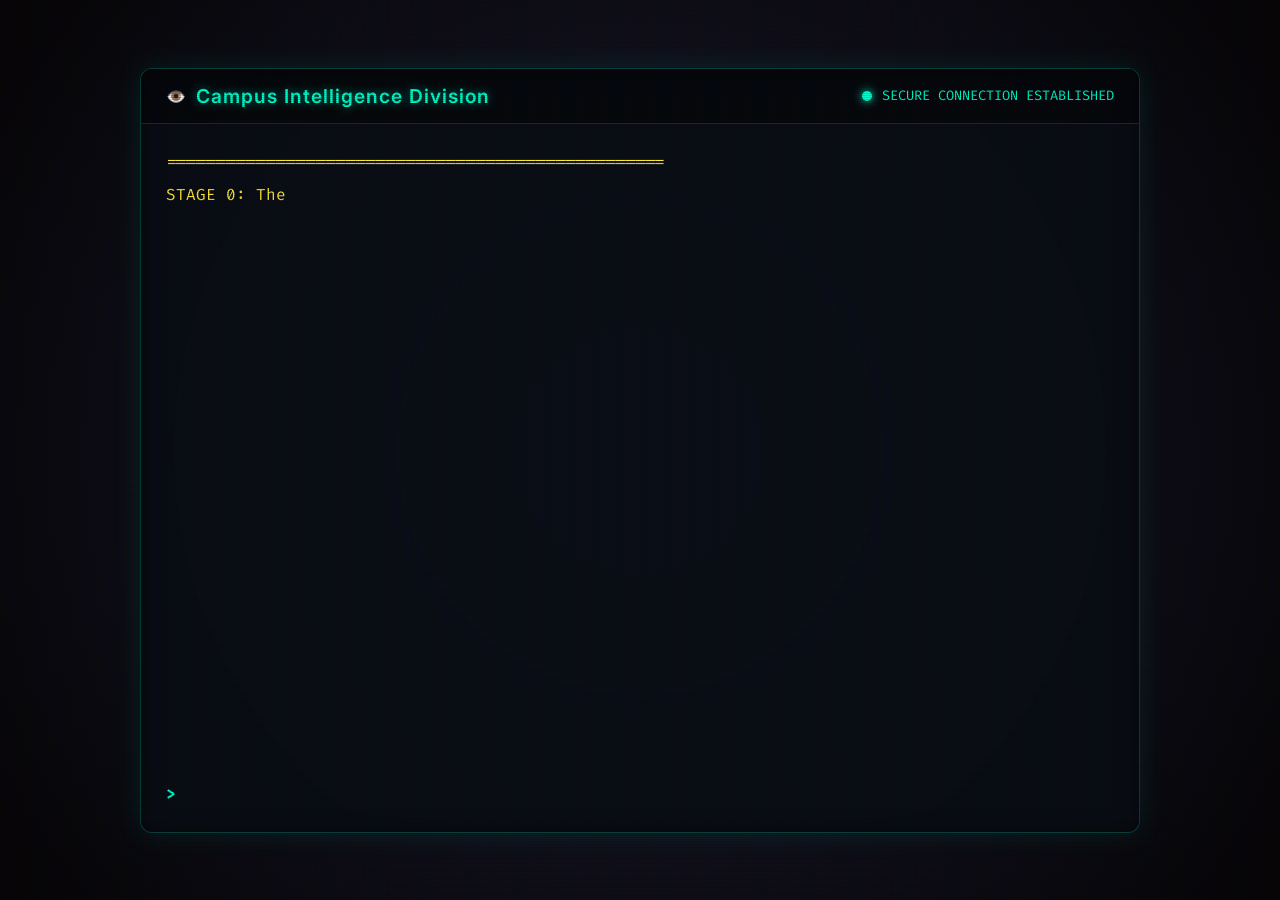
<file: index.html>
<!DOCTYPE html>
<html lang="en">

<head>
    <meta charset="UTF-8">
    <meta name="viewport" content="width=device-width, initial-scale=1.0, user-scalable=no">
    <title>Operation: Phantom Thread</title>
    <link href="https://fonts.googleapis.com/css2?family=Fira+Code:wght@400;600&family=Inter:wght@400;600&display=swap"
        rel="stylesheet">
    <link rel="stylesheet" href="style.css">

    <script src="https://browser.sentry-cdn.com/10.70.0/bundle.tracing.min.js"
        integrity="sha384-ulyO9H9VeI4hygF7covSnj5NGna+KSaE/01Q5PU4fd9/Khcy3m1evRxyI3ylwhvS"
        crossorigin="anonymous"></script>
</head>

<body>
    <div class="crt-overlay"></div>
    <div class="container" id="terminal-container">
        <header>
            <div class="logo">
                <span class="icon">👁️</span>
                <h1>Campus Intelligence Division</h1>
            </div>
            <div class="status-bar">
                <span class="status-indicator"></span>
                <span class="status-text">SECURE CONNECTION ESTABLISHED</span>
            </div>
        </header>

        <main id="terminal">
            <div id="output"></div>
            <div class="input-line">
                <span class="prompt-symbol">&gt;</span>
                <input type="text" id="command-input" autocomplete="off" spellcheck="false" autofocus>
            </div>
        </main>
    </div>

    <!-- Captcha Overlay -->
    <div id="captcha-overlay" class="hidden">
        <div class="captcha-modal">
            <div class="captcha-header">
                <h2>SECURITY VERIFICATION REQUIRED</h2>
                <span id="captcha-timer"></span>
            </div>
            <div id="captcha-content"></div>
        </div>
    </div>

    <script src="script.js"></script>

    <script>
        // Error logging
        Sentry.init({
            dsn: "https://014048ae62f644208a429b561d74b5df@glitchtip.sg-app.com/2",
            tracesSampleRate: 1.0,
            autoSessionTracking: false,
        });
    </script>
</body>

</html>
</file>
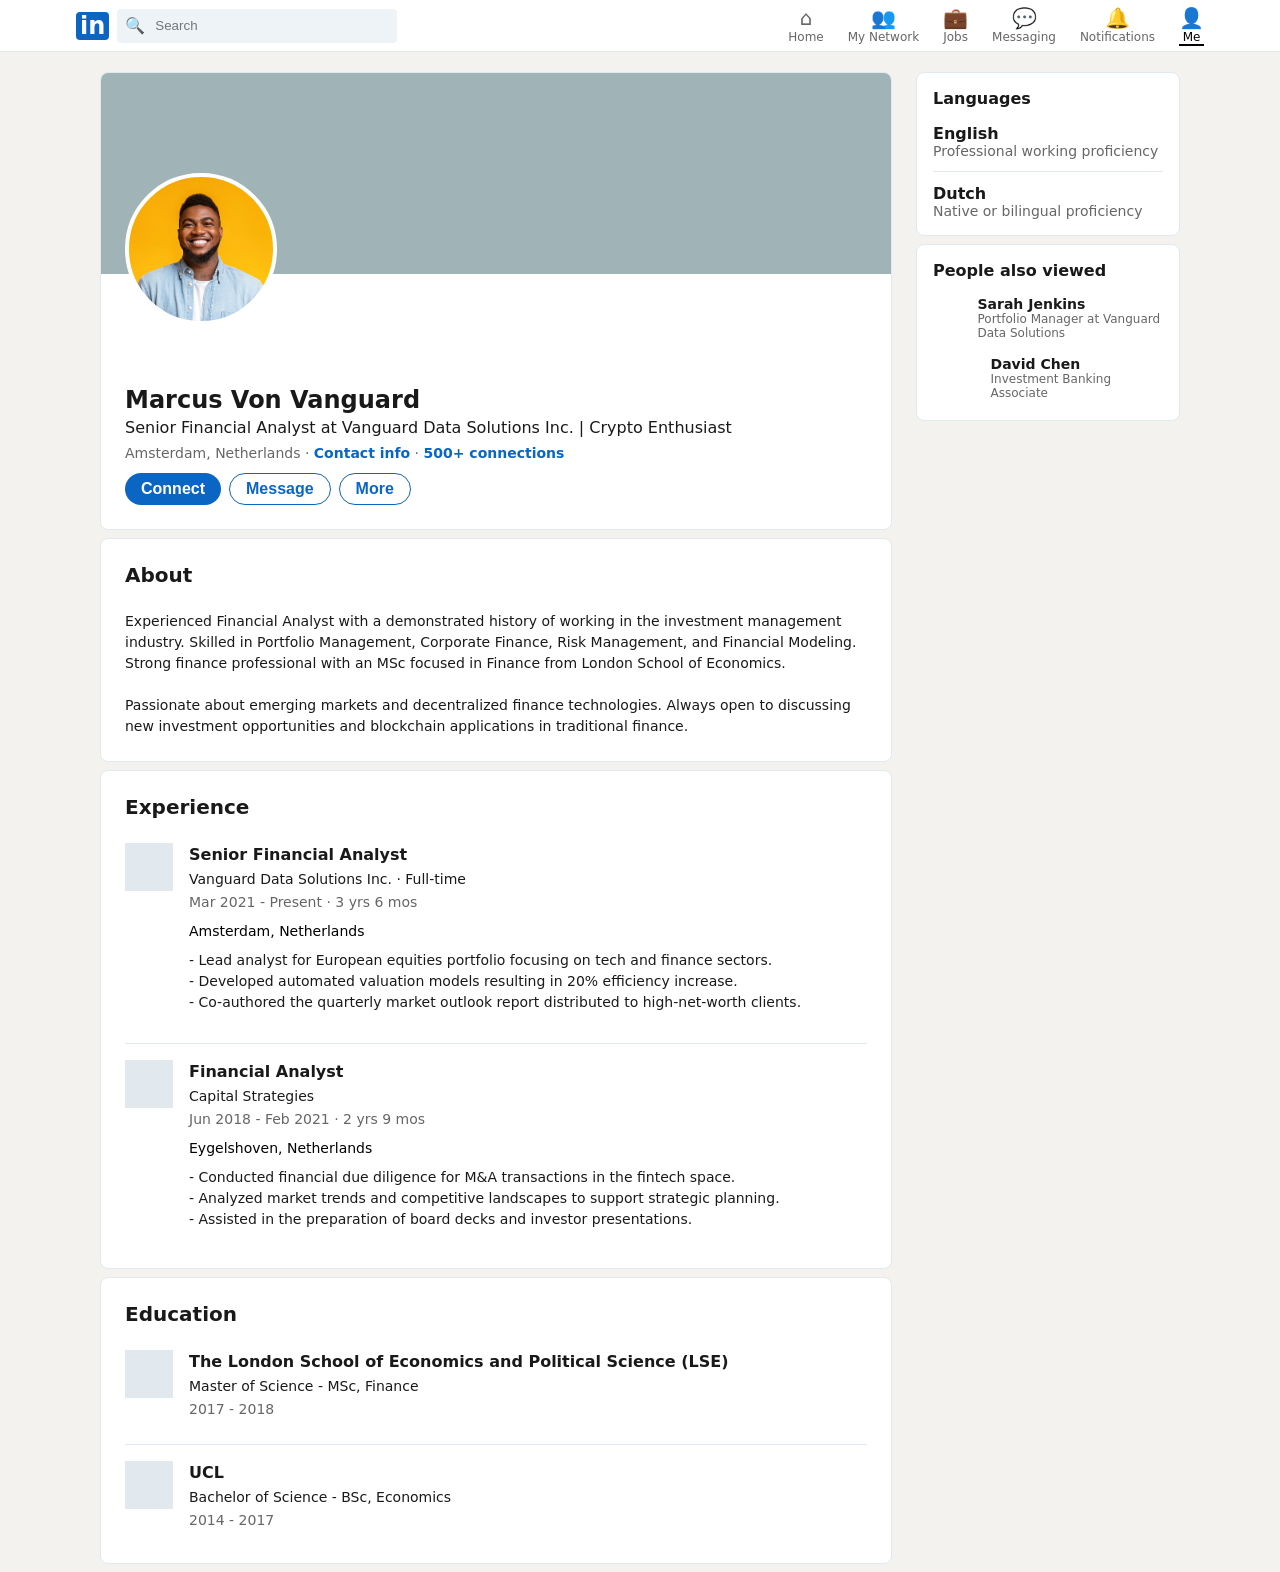
<file: linkedin.html>
<!DOCTYPE html>
<html lang="en">

<head>
    <meta charset="UTF-8">
    <meta name="viewport" content="width=device-width, initial-scale=1.0, user-scalable=no">
    <title>Marcus | LinkedIn</title>
    <style>
        * {
            box-sizing: border-box;
        }

        body {
            font-family: -apple-system, system-ui, BlinkMacSystemFont, "Segoe UI", Roboto, "Helvetica Neue", "Fira Sans", Ubuntu, Oxygen, "Oxygen Sans", Cantarell, "Droid Sans", "Apple Color Emoji", "Segoe UI Emoji", "Segoe UI Emoji", "Segoe UI Symbol", "Lucida Grande", Helvetica, Arial, sans-serif;
            background-color: #f3f2ef;
            margin: 0;
            padding: 0;
            color: #000000e6;
            overflow-x: hidden;
        }

        .navbar {
            background-color: white;
            height: 52px;
            width: 100%;
            position: fixed;
            top: 0;
            z-index: 100;
            border-bottom: 1px solid #e1e9ee;
            display: flex;
            align-items: center;
            padding: 0 24px;
            box-sizing: border-box;
        }

        .navbar-content {
            max-width: 1128px;
            margin: 0 auto;
            width: 100%;
            display: flex;
            justify-content: space-between;
            align-items: center;
        }

        .logo {
            color: #0a66c2;
            font-weight: bold;
            font-size: 24px;
            text-decoration: none;
            background: #0a66c2;
            color: white;
            padding: 0 4px;
            border-radius: 4px;
        }

        .search-bar {
            background-color: #eef3f8;
            border-radius: 4px;
            padding: 0 8px;
            height: 34px;
            display: flex;
            align-items: center;
            width: 280px;
        }

        .search-bar input {
            border: none;
            background: transparent;
            outline: none;
            width: 100%;
            margin-left: 8px;
        }

        .nav-icons {
            display: flex;
            gap: 24px;
        }

        .nav-item {
            display: flex;
            flex-direction: column;
            align-items: center;
            font-size: 12px;
            color: #666666;
            cursor: pointer;
        }

        .nav-item:hover {
            color: #000;
        }

        main {
            max-width: 1128px;
            margin: 72px auto 0;
            display: grid;
            grid-template-columns: 3fr 1fr;
            gap: 24px;
            padding: 0 24px;
        }

        .profile-card,
        .section-card {
            background-color: white;
            border-radius: 8px;
            border: 1px solid #e1e9ee;
            margin-bottom: 8px;
            overflow: hidden;
            position: relative;
        }

        .banner {
            height: 201px;
            background-color: #a0b4b7;
            width: 100%;
            background-image: url('https://images.unsplash.com/photo-1579546929518-9e396f3cc809?q=80&w=1000&auto=format&fit=crop');
            background-size: cover;
            background-position: center;
        }

        .profile-picture {
            width: 152px;
            height: 152px;
            border-radius: 50%;
            border: 4px solid white;
            position: absolute;
            top: 100px;
            left: 24px;
            background-color: #e1e9ee;
            background-image: url('./images/person.png');
            background-size: cover;
            background-position: center;
        }

        .profile-info {
            padding: 72px 24px 24px 24px;
        }

        .profile-name {
            font-size: 24px;
            font-weight: 600;
            margin: 0;
            margin-top: 40px;
        }

        .profile-headline {
            font-size: 16px;
            color: #000000e6;
            margin-top: 4px;
            margin-bottom: 8px;
        }

        .profile-location {
            font-size: 14px;
            color: #666666;
            margin-bottom: 12px;
        }

        .profile-connections {
            font-size: 14px;
            color: #0a66c2;
            font-weight: 600;
            text-decoration: none;
        }

        .profile-actions {
            display: flex;
            gap: 8px;
            margin-top: 12px;
        }

        .btn-primary {
            background-color: #0a66c2;
            color: white;
            border: none;
            border-radius: 24px;
            padding: 6px 16px;
            font-weight: 600;
            font-size: 16px;
            cursor: pointer;
        }

        .btn-secondary {
            background-color: white;
            color: #0a66c2;
            border: 1px solid #0a66c2;
            border-radius: 24px;
            padding: 6px 16px;
            font-weight: 600;
            font-size: 16px;
            cursor: pointer;
        }

        .section-header {
            font-size: 20px;
            font-weight: 600;
            padding: 24px 24px 0 24px;
            margin: 0;
        }

        .section-content {
            padding: 24px;
            font-size: 14px;
            line-height: 1.5;
        }

        .experience-item {
            display: flex;
            margin-bottom: 16px;
        }

        .experience-item:last-child {
            margin-bottom: 0;
        }

        .company-logo {
            width: 48px;
            height: 48px;
            background-color: #e1e9ee;
            margin-right: 16px;
        }

        .job-title {
            font-size: 16px;
            font-weight: 600;
            margin: 0;
        }

        .company-name {
            font-size: 14px;
            margin: 2px 0;
        }

        .job-dates {
            font-size: 14px;
            color: #666666;
            margin: 0 0 8px 0;
        }

        .sidebar-card {
            background-color: white;
            border-radius: 8px;
            border: 1px solid #e1e9ee;
            padding: 16px;
            margin-bottom: 8px;
        }

        .sidebar-title {
            font-size: 16px;
            font-weight: 600;
            margin-top: 0;
            margin-bottom: 16px;
        }

        .language-item {
            padding-bottom: 12px;
            border-bottom: 1px solid #e1e9ee;
            margin-bottom: 12px;
        }

        .language-item:last-child {
            border-bottom: none;
            margin-bottom: 0;
            padding-bottom: 0;
        }

        /* Mobile Layout Adjustments */
        @media (max-width: 768px) {
            main {
                display: flex;
                flex-direction: column;
                padding: 0 16px;
                gap: 16px;
                margin-top: 64px;
            }

            .left-column,
            .right-column {
                width: 100%;
            }

            .nav-icons {
                gap: 16px;
            }

            .nav-item span:last-child {
                display: none;
                /* Hide text on small screens, keep icons */
            }

            .search-bar {
                width: 140px;
            }

            .profile-picture {
                width: 110px;
                height: 110px;
                top: 100px;
                left: 16px;
                border-width: 3px;
            }

            .profile-info {
                padding: 60px 16px 16px 16px;
            }

            .banner {
                height: 140px;
            }

            .navbar {
                padding: 0 16px;
            }
        }

        @media (max-width: 480px) {
            main {
                padding: 0 8px;
                gap: 8px;
                margin-top: 56px;
            }

            .navbar {
                padding: 0 12px;
            }

            .nav-icons {
                gap: 12px;
            }

            .search-bar {
                display: none;
                /* Hide search bar entirely on very small screens for simplicity */
            }

            .profile-picture {
                width: 90px;
                height: 90px;
                top: 80px;
                left: 16px;
                border-width: 3px;
            }

            .banner {
                height: 100px;
            }

            .profile-info {
                padding: 50px 16px 16px 16px;
            }

            .profile-actions {
                flex-wrap: wrap;
                gap: 8px;
            }

            .btn-primary,
            .btn-secondary {
                flex: 1 1 100%;
                /* Make buttons full width */
                text-align: center;
                margin: 0;
            }

            .experience-item {
                flex-direction: column;
            }

            .company-logo {
                margin-bottom: 12px;
            }
        }
    </style>
</head>

<body>

    <nav class="navbar">
        <div class="navbar-content">
            <div style="display: flex; align-items: center; gap: 8px;">
                <a href="#" class="logo">in</a>
                <div class="search-bar">
                    <span style="color: #666;">&#128269;</span>
                    <input type="text" placeholder="Search">
                </div>
            </div>
            <div class="nav-icons">
                <div class="nav-item">
                    <span style="font-size: 20px;">&#8962;</span>
                    <span>Home</span>
                </div>
                <div class="nav-item">
                    <span style="font-size: 20px;">&#128101;</span>
                    <span>My Network</span>
                </div>
                <div class="nav-item">
                    <span style="font-size: 20px;">&#128188;</span>
                    <span>Jobs</span>
                </div>
                <div class="nav-item">
                    <span style="font-size: 20px;">&#128172;</span>
                    <span>Messaging</span>
                </div>
                <div class="nav-item">
                    <span style="font-size: 20px;">&#128276;</span>
                    <span>Notifications</span>
                </div>
                <div class="nav-item" style="color: #000; border-bottom: 2px solid #000;">
                    <span style="font-size: 20px;">&#128100;</span>
                    <span>Me</span>
                </div>
            </div>
        </div>
    </nav>

    <main>
        <div class="left-column">
            <!-- Intro Card -->
            <div class="profile-card">
                <div class="banner"></div>
                <div class="profile-picture"></div>

                <div class="profile-info">
                    <h1 class="profile-name">Marcus Von Vanguard</h1>
                    <div class="profile-headline">Senior Financial Analyst at Vanguard Data Solutions Inc. | Crypto
                        Enthusiast</div>
                    <div class="profile-location">Amsterdam, Netherlands · <a href="#" class="profile-connections"
                            onclick="document.getElementById('contact-modal').style.display='flex'; return false;">Contact
                            info</a> · <a href="#" class="profile-connections">500+
                            connections</a></div>

                    <div class="profile-actions">
                        <button class="btn-primary">Connect</button>
                        <button class="btn-secondary">Message</button>
                        <button class="btn-secondary">More</button>
                    </div>
                </div>
            </div>

            <!-- About Section -->
            <div class="section-card">
                <h2 class="section-header">About</h2>
                <div class="section-content">
                    Experienced Financial Analyst with a demonstrated history of working in the investment management
                    industry. Skilled in Portfolio Management, Corporate Finance, Risk Management, and Financial
                    Modeling. Strong finance professional with an MSc focused in Finance from London School of
                    Economics.
                    <br><br>
                    Passionate about emerging markets and decentralized finance technologies. Always open to discussing
                    new investment opportunities and blockchain applications in traditional finance.
                </div>
            </div>

            <!-- Experience Section -->
            <div class="section-card">
                <h2 class="section-header">Experience</h2>
                <div class="section-content">

                    <div class="experience-item">
                        <div class="company-logo"
                            style="background-image: url('https://ui-avatars.com/api/?name=GI&background=0D8ABC&color=fff'); background-size: cover;">
                        </div>
                        <div>
                            <h3 class="job-title">Senior Financial Analyst</h3>
                            <div class="company-name">Vanguard Data Solutions Inc. · Full-time</div>
                            <div class="job-dates">Mar 2021 - Present · 3 yrs 6 mos</div>
                            <div class="job-dates" style="color: #000;">Amsterdam, Netherlands</div>
                            <p style="margin-top: 8px;">
                                - Lead analyst for European equities portfolio focusing on tech and finance sectors.<br>
                                - Developed automated valuation models resulting in 20% efficiency increase.<br>
                                - Co-authored the quarterly market outlook report distributed to high-net-worth clients.
                            </p>
                        </div>
                    </div>

                    <div style="height: 1px; background-color: #e1e9ee; margin: 16px 0;"></div>

                    <div class="experience-item">
                        <div class="company-logo"
                            style="background-image: url('https://ui-avatars.com/api/?name=CS&background=1E3A8A&color=fff'); background-size: cover;">
                        </div>
                        <div>
                            <h3 class="job-title">Financial Analyst</h3>
                            <div class="company-name">Capital Strategies</div>
                            <div class="job-dates">Jun 2018 - Feb 2021 · 2 yrs 9 mos</div>
                            <div class="job-dates" style="color: #000;">Eygelshoven, Netherlands</div>
                            <p style="margin-top: 8px;">
                                - Conducted financial due diligence for M&A transactions in the fintech space.<br>
                                - Analyzed market trends and competitive landscapes to support strategic planning.<br>
                                - Assisted in the preparation of board decks and investor presentations.
                            </p>
                        </div>
                    </div>
                </div>
            </div>

            <!-- Education Section -->
            <div class="section-card">
                <h2 class="section-header">Education</h2>
                <div class="section-content">
                    <div class="experience-item">
                        <div class="company-logo"
                            style="background-image: url('https://ui-avatars.com/api/?name=LSE&background=800000&color=fff'); background-size: cover;">
                        </div>
                        <div>
                            <h3 class="job-title">The London School of Economics and Political Science (LSE)</h3>
                            <div class="company-name">Master of Science - MSc, Finance</div>
                            <div class="job-dates">2017 - 2018</div>
                        </div>
                    </div>

                    <div style="height: 1px; background-color: #e1e9ee; margin: 16px 0;"></div>

                    <div class="experience-item">
                        <div class="company-logo"
                            style="background-image: url('https://ui-avatars.com/api/?name=UCL&background=000000&color=fff'); background-size: cover;">
                        </div>
                        <div>
                            <h3 class="job-title">UCL</h3>
                            <div class="company-name">Bachelor of Science - BSc, Economics</div>
                            <div class="job-dates">2014 - 2017</div>
                        </div>
                    </div>
                </div>
            </div>

        </div>

        <div class="right-column">
            <div class="sidebar-card">
                <h2 class="sidebar-title">Languages</h2>
                <div class="language-item">
                    <div style="font-weight: 600;">English</div>
                    <div style="color: #666; font-size: 14px;">Professional working proficiency</div>
                </div>
                <div class="language-item">
                    <div style="font-weight: 600;">Dutch</div>
                    <div style="color: #666; font-size: 14px;">Native or bilingual proficiency</div>
                </div>
            </div>

            <div class="sidebar-card">
                <h2 class="sidebar-title">People also viewed</h2>
                <!-- Fake profiles for side bar -->
                <div style="display: flex; gap: 12px; margin-bottom: 12px;">
                    <div
                        style="width: 48px; height: 48px; border-radius: 50%; background-image: url('https://images.unsplash.com/photo-1573496359142-b8d87734a5a2?q=80&w=100&auto=format&fit=crop'); background-size: cover;">
                    </div>
                    <div>
                        <div style="font-weight: 600; font-size: 14px;">Sarah Jenkins</div>
                        <div style="font-size: 12px; color: #666;">Portfolio Manager at Vanguard Data Solutions</div>
                    </div>
                </div>
                <div style="display: flex; gap: 12px;">
                    <div
                        style="width: 48px; height: 48px; border-radius: 50%; background-image: url('https://images.unsplash.com/photo-1560250097-0b93528c311a?q=80&w=100&auto=format&fit=crop'); background-size: cover;">
                    </div>
                    <div>
                        <div style="font-weight: 600; font-size: 14px;">David Chen</div>
                        <div style="font-size: 12px; color: #666;">Investment Banking Associate</div>
                    </div>
                </div>
            </div>
        </div>
    </main>

    <div id="contact-modal"
        style="display:none; position:fixed; top:0; left:0; width:100%; height:100%; background:rgba(0,0,0,0.5); z-index:1000; align-items:center; justify-content:center;">
        <div style="background:white; padding:24px; border-radius:8px; width:400px; max-width:90%;">
            <div
                style="display:flex; justify-content:space-between; align-items:center; margin-bottom:16px; border-bottom:1px solid #e1e9ee; padding-bottom:12px;">
                <h2 style="margin:0; font-size:20px;">Contact Info</h2>
                <span style="cursor:pointer; font-size:24px; color:#666;"
                    onclick="document.getElementById('contact-modal').style.display='none'">&times;</span>
            </div>
            <div style="margin-bottom:16px;">
                <h3 style="margin:0 0 4px 0; font-size:16px; color:#666;">Email</h3>
                <a href="mailto:marcus@sg-test.top"
                    style="color:#0a66c2; text-decoration:none; font-weight:600;">marcus@sg-test.top</a>
            </div>
            <div>
                <h3 style="margin:0 0 4px 0; font-size:16px; color:#666;">Your Profile</h3>
                <a href="#" style="color:#0a66c2; text-decoration:none;">linkedin.com/in/marcus-von-vanguard</a>
            </div>
        </div>
    </div>
</body>

</html>
</file>
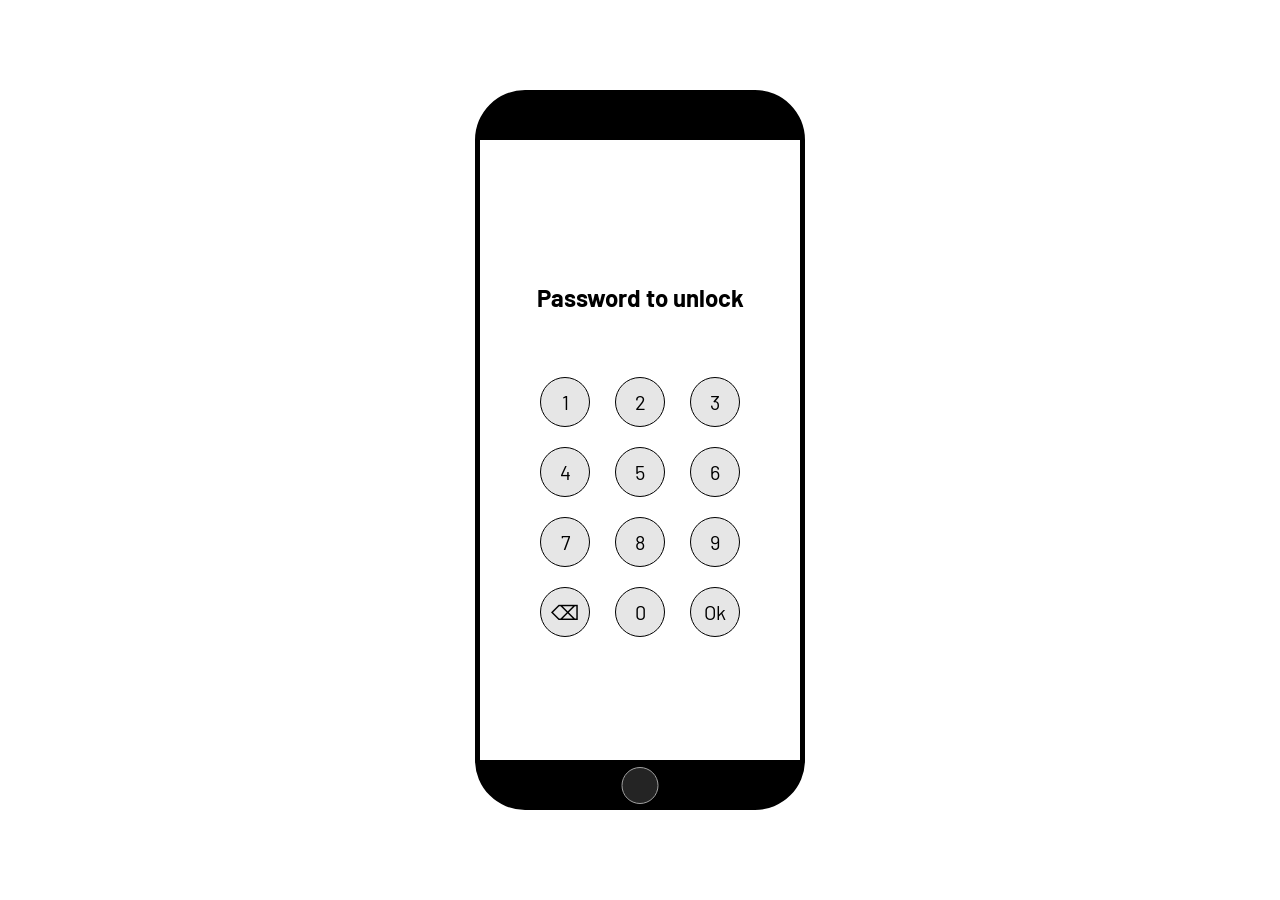
<file: phone.html>
<!DOCTYPE html>
<html lang="en">

<head>
    <meta charset="UTF-8">
    <meta name="viewport" content="width=device-width, initial-scale=1.0, user-scalable=no">
    <title>Phone</title>
    <!-- <script src="https://livejs.org/live.js"></script> -->
    <link rel="stylesheet" href="./css/phone.css">
    <script src="https://js.hcaptcha.com/1/api.js" async defer></script>
    <link rel="preconnect" href="https://fonts.googleapis.com">
    <link rel="preconnect" href="https://fonts.gstatic.com" crossorigin>
    <link
        href="https://fonts.googleapis.com/css2?family=Barlow:ital,wght@0,100;0,200;0,300;0,400;0,500;0,600;0,700;0,800;0,900;1,100;1,200;1,300;1,400;1,500;1,600;1,700;1,800;1,900&display=swap"
        rel="stylesheet">

    <script src="https://browser.sentry-cdn.com/10.70.0/bundle.tracing.min.js"
        integrity="sha384-ulyO9H9VeI4hygF7covSnj5NGna+KSaE/01Q5PU4fd9/Khcy3m1evRxyI3ylwhvS"
        crossorigin="anonymous"></script>
</head>

<body>
    <div class="phone">
        <div class="home-btn"></div>
        <div class="screen">
            <div class="app-screen lock-screen">
                <h2>Password to unlock</h2>
                <input type="text" class="pass" disabled>
                <div class="pass-cols">
                    <div class="pass-col">
                        <button onclick="InsertPassInput('1')">1</button>
                        <button onclick="InsertPassInput('2')">2</button>
                        <button onclick="InsertPassInput('3')">3</button>
                    </div>
                    <div class="pass-col">
                        <button onclick="InsertPassInput('4')">4</button>
                        <button onclick="InsertPassInput('5')">5</button>
                        <button onclick="InsertPassInput('6')">6</button>
                    </div>
                    <div class="pass-col">
                        <button onclick="InsertPassInput('7')">7</button>
                        <button onclick="InsertPassInput('8')">8</button>
                        <button onclick="InsertPassInput('9')">9</button>
                    </div>
                    <div class="pass-col">
                        <button onclick="InsertPassInput('del')">⌫</button>
                        <button onclick="InsertPassInput('0')">0</button>
                        <button onclick="Unlock()">Ok</button>
                    </div>
                </div>
            </div>

            <div class="app-screen home">
                <div class="app" onclick="OpenCalcApp()">
                    <img src="./images/phone-calc-icon.png" alt="">
                    <div class="name">Calculator</div>
                </div>

                <div class="app" onclick="OpenPhotosApp()">
                    <img src="./images/phone-photo-icon.png" alt="">
                    <div class="name">Photos</div>
                </div>
            </div>

            <div class="app-screen photos-app">
                <div class="photos">
                    <img src="./images/qr-roll.png" alt="" class="photo"
                        onclick="OpenPhotosAppImageViewer('./images/qr-roll.png')">
                    <img src="./images/qr-brot.png" alt="" class="photo"
                        onclick="OpenPhotosAppImageViewer('./images/qr-brot.png')">
                    <img src="./images/persons.png" alt="" class="photo"
                        onclick="OpenPhotosAppImageViewer('./images/persons.png')">
                    <img src="./images/person.png" alt="" class="photo"
                        onclick="OpenPhotosAppImageViewer('./images/person.png')">
                    <img src="./images/persons-2.png" alt="" class="photo"
                        onclick="OpenPhotosAppImageViewer('./images/persons-2.png')">
                    <img src="./images/person-3.png" alt="" class="photo"
                        onclick="OpenPhotosAppImageViewer('./images/person-3.png')">
                </div>

                <div class="viewer">
                    <img alt="" class="photo">
                    <button onclick="SharePhoto()">Share</button>
                    <button onclick="ClosePhotoAppImageViewer()">Close</button>
                </div>

                <div class="share-dialog">
                    <b>Select an app</b>
                    <div class="share-option" onclick="OpenRevImgSearch()">
                        <img src="./images/phone-calc-icon.png" alt="">
                        Calculator
                    </div>
                    <button class="cancel-btn" onclick="CloseShareDialog()">Cancel</button>
                </div>
            </div>

            <div class="app-screen calc-app">
                Just a normal calculator app, trust me 😉
                <div class="container">
                    <input type="text" disabled>
                    <div class="btns">
                        <div class="btn-col">
                            <button onclick="InsertCalcInput('1')">1</button>
                            <button onclick="InsertCalcInput('2')">2</button>
                            <button onclick="InsertCalcInput('3')">3</button>
                        </div>
                        <div class="btn-col">
                            <button onclick="InsertCalcInput('4')">4</button>
                            <button onclick="InsertCalcInput('5')">5</button>
                            <button onclick="InsertCalcInput('6')">6</button>
                        </div>
                        <div class="btn-col">
                            <button onclick="InsertCalcInput('7')">7</button>
                            <button onclick="InsertCalcInput('8')">8</button>
                            <button onclick="InsertCalcInput('9')">9</button>
                        </div>
                        <div class="btn-col">
                            <button onclick="InsertCalcInput('del')">⌫</button>
                            <button onclick="InsertCalcInput('0')">0</button>
                            <button onclick="CalcAppEval()">=</button>
                        </div>
                        <div class="btn-col">
                            <button onclick="InsertCalcInput('+')">+</button>
                            <button onclick="InsertCalcInput('-')">-</button>
                            <button onclick="InsertCalcInput('*')">x</button>
                            <button onclick="InsertCalcInput('/')">÷</button>
                        </div>
                    </div>
                </div>
            </div>

            <div class="app-screen rev-img-search">
                <div class="h-captcha" data-callback="onHCaptchaVerified"
                    data-sitekey="99e0753a-675c-42ec-9528-9fce1bee4624"></div>
            </div>
        </div>
    </div>
</body>

<script>
    let OpenImage = null;

    document.querySelector('.home-btn').addEventListener('click', () => {
        if (document.querySelector('.lock-screen')) return; // If lock screen present, don't allow going to home

        // Close all app screens
        document.querySelectorAll('.app-screen').forEach(e => {
            e.style.display = 'none';
        });

        // Show home screen
        document.querySelector('.home').style.display = 'flex';
    });

    function InsertPassInput(key) {
        if (key === 'del') {
            document.querySelector('.pass').value = document.querySelector('.pass').value.slice(0, -1);
        } else {
            if (document.querySelector('.pass').value.length >= 4) {
                alert('Max 4 characters!');
            } else {
                document.querySelector('.pass').value += key;
            }
        }
    }

    function Unlock() {
        if (document.querySelector('.pass').value.length === 4) {
            if (document.querySelector('.pass').value === atob('MDAwMA==')) {
                document.querySelector('.lock-screen').remove();
                document.querySelector('.home').style.display = 'flex';
            } else {
                document.querySelector('.pass').value = '';
                const audio = document.createElement('audio');
                audio.src = 'audio/faaah.mp3';
                audio.play();
                audio.remove();
                alert('Wrong password!');
            }
        } else {
            alert('Password is 4 characters long!');
        }
    }

    function OpenPhotosApp() {
        document.querySelector('.home').style.display = 'none';
        document.querySelector('.photos-app').style.display = 'flex';
    }

    function OpenPhotosAppImageViewer(img) {
        document.querySelector('.photos-app .viewer img').src = img;
        document.querySelector('.photos-app .viewer').style.display = 'block';
        // Set the current global open image var
        OpenImage = img;
    }

    function ClosePhotoAppImageViewer() {
        document.querySelector('.photos-app .viewer').style.display = 'none';
        // Reset the current global open image var
        OpenImage = null;
    }

    function SharePhoto() {
        document.querySelector('.share-dialog').style.display = 'block';
    }

    function OpenCalcApp() {
        document.querySelector('.home').style.display = 'none';
        document.querySelector('.calc-app').style.display = 'flex';
    }

    function InsertCalcInput(key) {
        if (key === 'del') {
            document.querySelector('.calc-app input').value = document.querySelector('.calc-app input').value.slice(0, -1);
        } else {
            document.querySelector('.calc-app input').value += key;
        }
    }

    function CalcAppEval() {
        document.querySelector('.calc-app input').value = eval(document.querySelector('.calc-app input').value);
    }

    function CloseShareDialog() {
        document.querySelector('.share-dialog').style.display = 'none';
    }

    function OpenRevImgSearch() {
        if (OpenImage === './images/person.png') {
            document.querySelector('.rev-img-search').style.display = 'block';
        } else {
            alert('Cannot open this image with calculator!');
        }
    }

    function onHCaptchaVerified() {
        document.querySelector('.rev-img-search').innerHTML = atob('[base64]');
    }

    // Error logging
    Sentry.init({
        dsn: "https://014048ae62f644208a429b561d74b5df@glitchtip.sg-app.com/2",
        tracesSampleRate: 1.0,
        autoSessionTracking: false,
    });
</script>

</html>
</file>
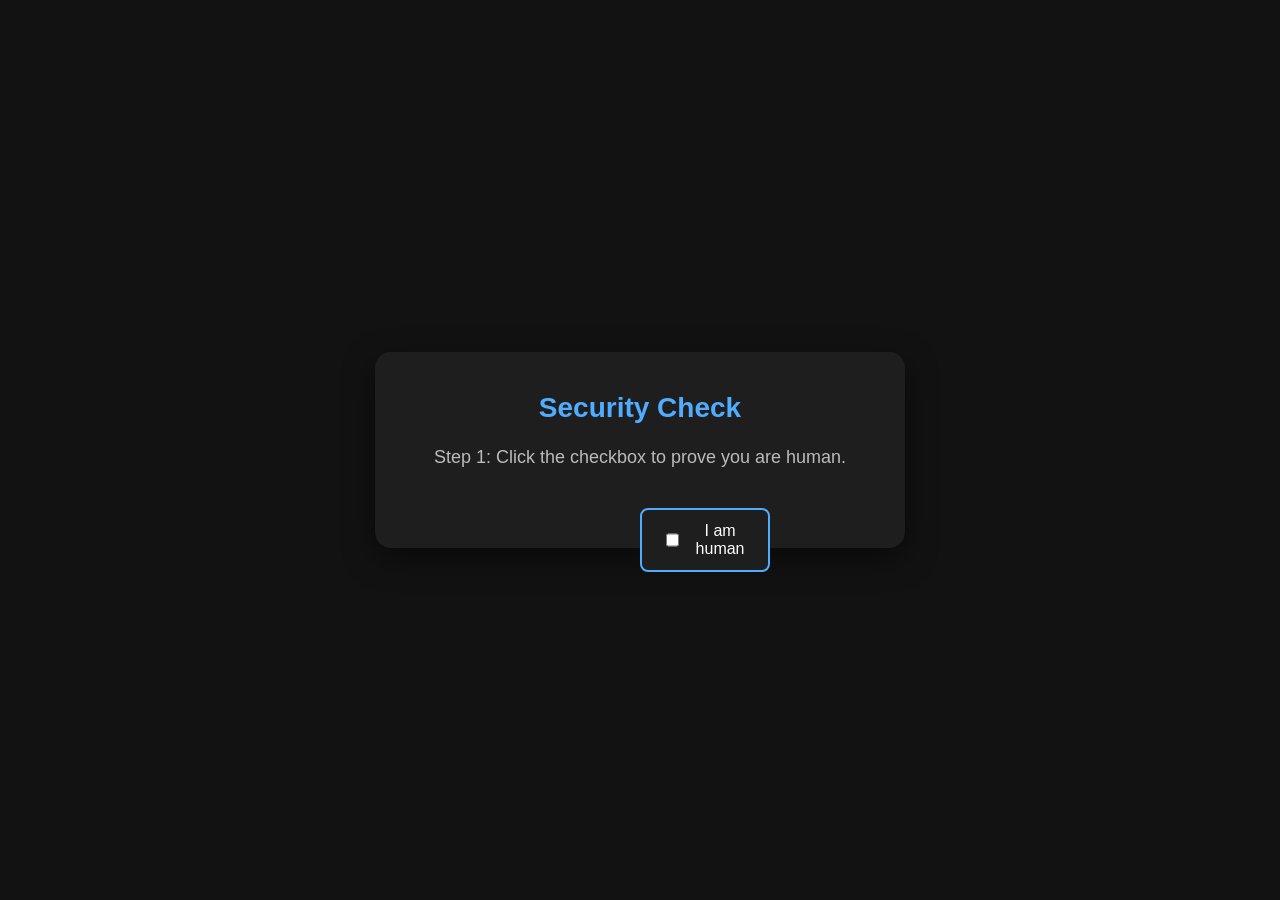
<file: captchas/81ca6563.html>
<!DOCTYPE html>
<html lang="en">
<head>
    <meta charset="UTF-8">
    <meta name="viewport" content="width=device-width, initial-scale=1.0">
    <title>Fun Captcha</title>
    <style>
        body {
            font-family: 'Segoe UI', Tahoma, Geneva, Verdana, sans-serif;
            background-color: #121212;
            color: #ffffff;
            display: flex;
            justify-content: center;
            align-items: center;
            height: 100vh;
            margin: 0;
            overflow: hidden;
        }
        .captcha-container {
            background: #1e1e1e;
            padding: 40px;
            border-radius: 16px;
            box-shadow: 0 10px 30px rgba(0,0,0,0.5);
            text-align: center;
            width: 450px;
            position: relative;
            z-index: 10;
        }
        h2 {
            margin-top: 0;
            color: #4facfe;
            font-size: 28px;
        }
        .level {
            display: none;
            opacity: 0;
            transition: opacity 0.5s ease;
        }
        .level.active {
            display: block;
            opacity: 1;
        }
        p {
            font-size: 18px;
            color: #bbbbbb;
        }
        
        /* Level 1 styles */
        #runaway-wrapper {
            position: absolute;
            cursor: pointer;
            padding: 12px 20px;
            border: 2px solid #4facfe;
            border-radius: 8px;
            background: #1e1e1e;
            user-select: none;
            display: flex;
            align-items: center;
            gap: 10px;
            transition: all 0.15s ease-out;
            z-index: 100;
        }
        #runaway-wrapper:hover {
            box-shadow: 0 0 15px rgba(79, 172, 254, 0.5);
        }
        #runaway-wrapper input {
            pointer-events: none;
            width: 20px;
            height: 20px;
            accent-color: #00e676;
        }
        .initial-pos {
            position: relative;
            margin: 40px auto;
            width: max-content;
        }
        
        /* Level 2 styles */
        .slider-container {
            margin: 40px 0;
        }
        #slider {
            width: 100%;
            cursor: pointer;
            height: 10px;
            border-radius: 5px;
            background: #333;
            outline: none;
            -webkit-appearance: none;
        }
        #slider::-webkit-slider-thumb {
            -webkit-appearance: none;
            appearance: none;
            width: 25px;
            height: 25px;
            border-radius: 50%;
            background: #4facfe;
            cursor: pointer;
            transition: background 0.3s;
        }
        #slider::-webkit-slider-thumb:hover {
            background: #00f2fe;
        }
        .target-text {
            font-size: 32px;
            font-weight: bold;
            color: #4facfe;
            margin: 10px 0;
            display: block;
        }
        .slider-val {
            font-size: 20px;
            color: #eee;
            margin-top: 15px;
        }
        
        .success-msg {
            color: #00e676;
            font-size: 22px;
            font-weight: bold;
            opacity: 0;
            transition: opacity 0.5s ease;
            margin-top: 20px;
        }
    </style>
</head>
<body>

<div class="captcha-container" id="main-container">
    <h2>Security Check</h2>
    
    <!-- Level 1 -->
    <div id="level1" class="level active">
        <p>Step 1: Click the checkbox to prove you are human.</p>
        <div class="initial-pos" id="cb-initial">
            <div id="runaway-wrapper" onclick="completeLevel1()">
                <input type="checkbox" id="runaway-cb">
                <label style="cursor:pointer;" for="runaway-cb">I am human</label>
            </div>
        </div>
    </div>
    
    <!-- Level 2 -->
    <div id="level2" class="level">
        <p>Step 2: Balance the slider exactly at <span class="target-text" id="target-number"></span></p>
        <div class="slider-container">
            <input type="range" id="slider" min="0" max="1000" value="0">
            <div class="slider-val">Current: <span id="current-val">0.0</span></div>
        </div>
        <div class="success-msg" id="success-msg">Human Verified! Redirecting...</div>
    </div>
</div>

<script>
    // Level 1 logic
    const wrapper = document.getElementById('runaway-wrapper');
    const level1 = document.getElementById('level1');
    const level2 = document.getElementById('level2');
    
    let jumps = 0;
    const maxJumps = 8;
    let isDetached = false;
    
    wrapper.addEventListener('mouseover', () => {
        if (jumps < maxJumps) {
            if (!isDetached) {
                // Detach from flow and append to body so it can roam free
                const rect = wrapper.getBoundingClientRect();
                wrapper.style.position = 'absolute';
                wrapper.style.left = rect.left + 'px';
                wrapper.style.top = rect.top + 'px';
                document.body.appendChild(wrapper);
                isDetached = true;
            }
            
            // Move to a random position within viewport
            const padding = 50;
            const maxX = window.innerWidth - wrapper.offsetWidth - padding;
            const maxY = window.innerHeight - wrapper.offsetHeight - padding;
            
            const newX = Math.max(padding, Math.random() * maxX);
            const newY = Math.max(padding, Math.random() * maxY);
            
            wrapper.style.left = newX + 'px';
            wrapper.style.top = newY + 'px';
            
            jumps++;
        } else {
            // Tires out, turns green to indicate it can be clicked
            wrapper.style.borderColor = '#00e676';
            wrapper.style.boxShadow = '0 0 15px rgba(0, 230, 118, 0.5)';
        }
    });

    function completeLevel1() {
        if (jumps >= maxJumps || Math.random() < 0.1) { // 10% chance to catch it early if they are fast
            document.getElementById('runaway-cb').checked = true;
            wrapper.style.borderColor = '#00e676';
            
            setTimeout(() => {
                if (isDetached) wrapper.style.display = 'none'; // hide it
                level1.classList.remove('active');
                setTimeout(() => {
                    startLevel2();
                }, 300);
            }, 600);
        } else {
             // they clicked it before it tired out? just jump again
             wrapper.dispatchEvent(new Event('mouseover'));
        }
    }

    // Level 2 logic
    let targetNum = 0;
    
    function startLevel2() {
        level2.classList.add('active');
        
        // Random target like 42.7
        targetNum = (Math.random() * 80 + 10).toFixed(1); 
        document.getElementById('target-number').innerText = targetNum;
        
        const slider = document.getElementById('slider');
        const currentVal = document.getElementById('current-val');
        
        slider.addEventListener('input', (e) => {
            let val = (e.target.value / 10).toFixed(1);
            
            // The annoying part: slider "slips" or "wiggles" randomly when moving
            if (Math.random() > 0.6) {
                let slip = (Math.random() * 2 - 1); // -1 to 1
                slider.value = parseInt(slider.value) + slip * 15;
                val = (slider.value / 10).toFixed(1);
            }
            
            currentVal.innerText = val;
            
            if (val === targetNum) {
                // Success!
                slider.disabled = true;
                const msg = document.getElementById('success-msg');
                msg.style.opacity = '1';
                slider.style.background = '#00e676';
                
                setTimeout(() => {
                    window.location.href = 'https://example.com';
                }, 2000);
            }
        });
    }
</script>

</body>
</html>
</file>
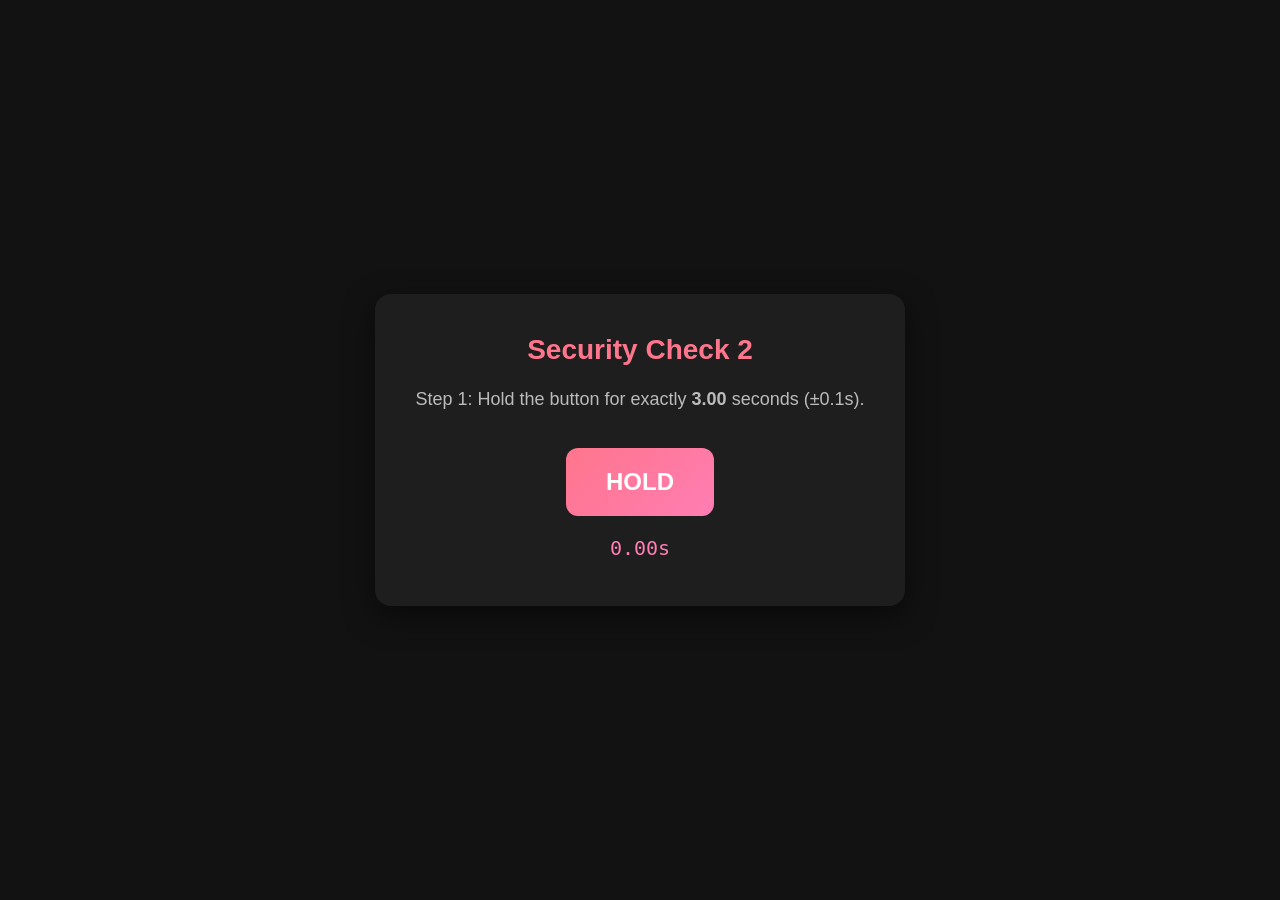
<file: captchas/captcha2.html>
<!DOCTYPE html>
<html lang="en">
<head>
    <meta charset="UTF-8">
    <meta name="viewport" content="width=device-width, initial-scale=1.0">
    <title>Fun Captcha 2</title>
    <style>
        body { font-family: 'Segoe UI', Tahoma, Geneva, Verdana, sans-serif; background-color: #121212; color: #ffffff; display: flex; justify-content: center; align-items: center; height: 100vh; margin: 0; overflow: hidden; }
        .captcha-container { background: #1e1e1e; padding: 40px; border-radius: 16px; box-shadow: 0 10px 30px rgba(0,0,0,0.5); text-align: center; width: 450px; }
        h2 { margin-top: 0; color: #ff758c; font-size: 28px; }
        .level { display: none; opacity: 0; transition: opacity 0.5s ease; }
        .level.active { display: block; opacity: 1; }
        p { font-size: 18px; color: #bbbbbb; }
        
        /* Level 1 */
        #hold-btn { padding: 20px 40px; font-size: 24px; border-radius: 12px; border: none; background: linear-gradient(135deg, #ff758c 0%, #ff7eb3 100%); color: white; cursor: pointer; user-select: none; transition: transform 0.1s; margin: 20px 0; font-weight: bold;}
        #hold-btn:active { transform: scale(0.95); }
        #time-result { font-size: 20px; font-family: monospace; color: #ff7eb3; min-height: 30px; }
        
        /* Level 2 */
        #typed-text { font-size: 32px; letter-spacing: 10px; margin: 20px 0; color: #ff7eb3; min-height: 40px; }
        .keypad { display: grid; grid-template-columns: repeat(3, 1fr); gap: 10px; margin-top: 20px; }
        .key { padding: 20px; font-size: 24px; background: #333; border: 2px solid #555; border-radius: 8px; cursor: pointer; color: white; transition: background 0.2s; user-select: none; }
        .key:hover { background: #444; border-color: #ff7eb3; }
        
        .success-msg { color: #00e676; font-size: 22px; font-weight: bold; opacity: 0; transition: opacity 0.5s ease; margin-top: 20px; }
    </style>
</head>
<body>

<div class="captcha-container">
    <h2>Security Check 2</h2>
    
    <div id="level1" class="level active">
        <p>Step 1: Hold the button for exactly <strong>3.00</strong> seconds (±0.1s).</p>
        <button id="hold-btn">HOLD</button>
        <div id="time-result">0.00s</div>
    </div>
    
    <div id="level2" class="level">
        <p>Step 2: Type "HUMAN"</p>
        <div id="typed-text"></div>
        <div class="keypad" id="keypad"></div>
        <div class="success-msg" id="success-msg">Human Verified! Redirecting...</div>
    </div>
</div>

<script>
    // Level 1 logic
    const holdBtn = document.getElementById('hold-btn');
    const timeResult = document.getElementById('time-result');
    let startTime;
    let timerInterval;
    
    holdBtn.addEventListener('mousedown', startHold);
    holdBtn.addEventListener('touchstart', startHold);
    
    holdBtn.addEventListener('mouseup', stopHold);
    holdBtn.addEventListener('mouseleave', stopHold);
    holdBtn.addEventListener('touchend', stopHold);
    
    function startHold(e) {
        if(e.type === 'touchstart') e.preventDefault();
        startTime = Date.now();
        holdBtn.style.background = 'linear-gradient(135deg, #00e676 0%, #00b0ff 100%)';
        timerInterval = setInterval(() => {
            let elapsed = (Date.now() - startTime) / 1000;
            timeResult.innerText = elapsed.toFixed(2) + 's';
        }, 10);
    }
    
    function stopHold(e) {
        if (!startTime) return;
        if(e.type === 'touchend') e.preventDefault();
        clearInterval(timerInterval);
        let elapsed = (Date.now() - startTime) / 1000;
        startTime = null;
        holdBtn.style.background = 'linear-gradient(135deg, #ff758c 0%, #ff7eb3 100%)';
        
        timeResult.innerText = elapsed.toFixed(2) + 's';
        
        if (Math.abs(elapsed - 3.00) <= 0.1) {
            timeResult.style.color = '#00e676';
            timeResult.innerText += " - Perfect!";
            setTimeout(() => {
                document.getElementById('level1').classList.remove('active');
                setTimeout(startLevel2, 300);
            }, 1000);
        } else {
            timeResult.style.color = '#ff758c';
            timeResult.innerText += " - Try again!";
        }
    }

    // Level 2 logic
    const targetWord = "HUMAN";
    let typed = "";
    const letters = ['H','U','M','A','N','X','Y','Z','!'];
    
    function startLevel2() {
        document.getElementById('level2').classList.add('active');
        renderKeypad();
    }
    
    function renderKeypad() {
        const keypad = document.getElementById('keypad');
        keypad.innerHTML = '';
        
        // Shuffle letters
        let shuffled = [...letters].sort(() => Math.random() - 0.5);
        
        shuffled.forEach(letter => {
            const btn = document.createElement('div');
            btn.className = 'key';
            btn.innerText = letter;
            btn.onclick = () => handleKeyPress(letter);
            keypad.appendChild(btn);
        });
    }
    
    function handleKeyPress(letter) {
        const expected = targetWord[typed.length];
        if (letter === expected) {
            typed += letter;
            document.getElementById('typed-text').innerText = typed;
            if (typed === targetWord) {
                document.getElementById('success-msg').style.opacity = '1';
                setTimeout(() => window.location.href = 'https://example.com', 1500);
            } else {
                renderKeypad(); // Shuffle on every correct press!
            }
        } else {
            // Wrong press, reset!
            typed = "";
            document.getElementById('typed-text').innerText = typed;
            document.getElementById('typed-text').style.color = '#ff758c';
            setTimeout(() => document.getElementById('typed-text').style.color = '#ff7eb3', 300);
            renderKeypad();
        }
    }
</script>
</body>
</html>
</file>
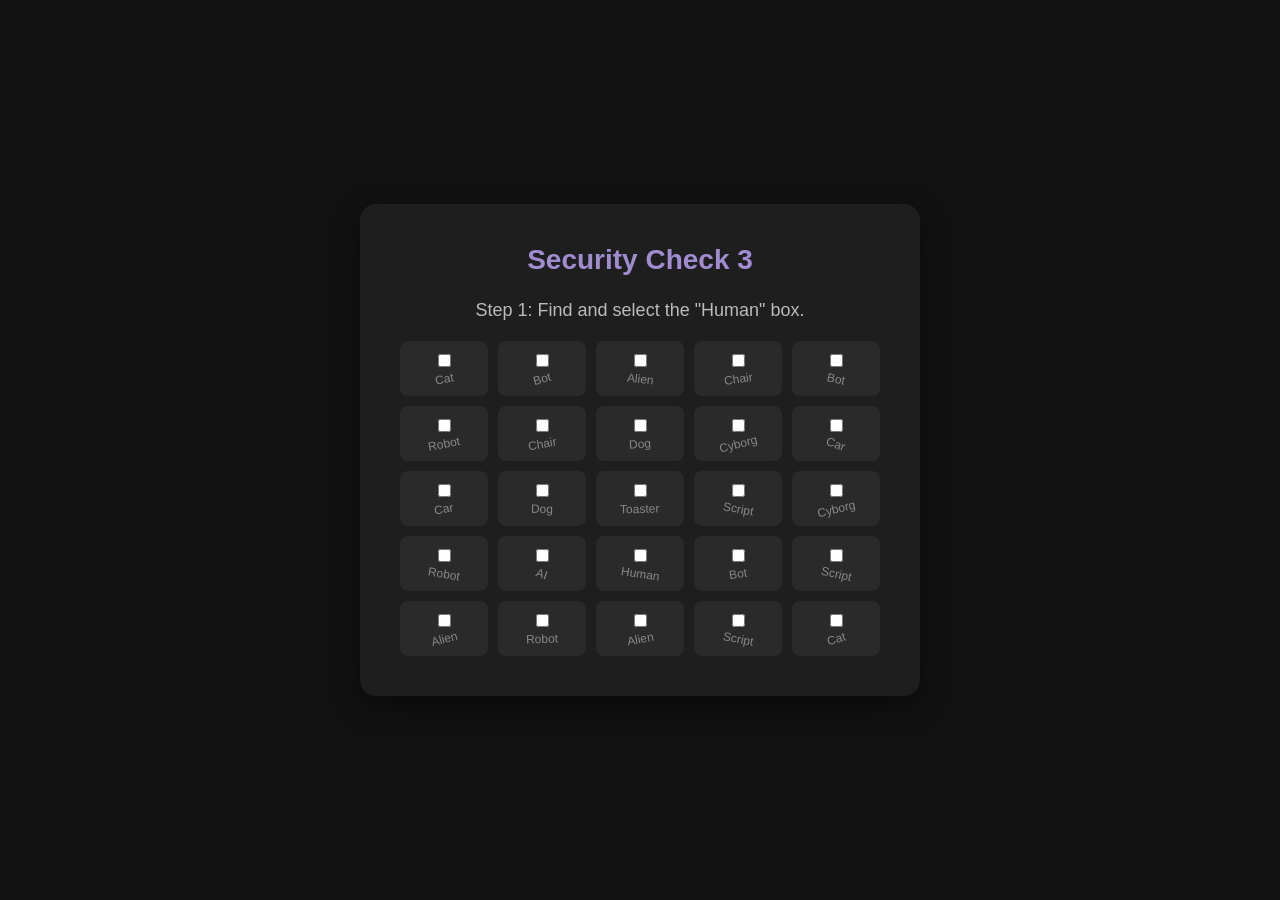
<file: captchas/captcha3.html>
<!DOCTYPE html>
<html lang="en">
<head>
    <meta charset="UTF-8">
    <meta name="viewport" content="width=device-width, initial-scale=1.0">
    <title>Fun Captcha 3</title>
    <style>
        body { font-family: 'Segoe UI', Tahoma, Geneva, Verdana, sans-serif; background-color: #121212; color: #ffffff; display: flex; justify-content: center; align-items: center; height: 100vh; margin: 0; overflow: hidden; }
        .captcha-container { background: #1e1e1e; padding: 40px; border-radius: 16px; box-shadow: 0 10px 30px rgba(0,0,0,0.5); text-align: center; width: 480px; }
        h2 { margin-top: 0; color: #a18cd1; font-size: 28px; }
        .level { display: none; opacity: 0; transition: opacity 0.5s ease; }
        .level.active { display: block; opacity: 1; }
        p { font-size: 18px; color: #bbbbbb; }
        
        /* Level 1 */
        .grid-cb { display: grid; grid-template-columns: repeat(5, 1fr); gap: 10px; margin-top: 20px; }
        .cb-item { display: flex; flex-direction: column; align-items: center; justify-content: center; background: #2a2a2a; padding: 10px; border-radius: 8px; cursor: pointer; transition: background 0.2s; position: relative; }
        .cb-item:hover { background: #3a3a3a; }
        .cb-item input { margin-bottom: 5px; pointer-events: none; accent-color: #a18cd1; }
        .cb-item span { font-size: 12px; color: #888; user-select: none; }
        
        /* Level 2 */
        #board-wrapper { perspective: 500px; margin: 30px auto; width: 300px; height: 300px; }
        #board { width: 100%; height: 100%; background: #333; border-radius: 50%; position: relative; box-shadow: inset 0 0 20px rgba(0,0,0,0.8); transition: transform 0.1s linear; }
        #zone { position: absolute; width: 60px; height: 60px; background: rgba(0,230,118,0.2); border: 2px dashed #00e676; border-radius: 50%; top: 50%; left: 50%; transform: translate(-50%, -50%); transition: background 0.2s; }
        #ball { position: absolute; width: 20px; height: 20px; background: #a18cd1; border-radius: 50%; top: 50%; left: 50%; box-shadow: 0 4px 8px rgba(0,0,0,0.5); }
        
        #progress-container { width: 100%; height: 10px; background: #333; border-radius: 5px; margin-top: 20px; overflow: hidden; }
        #progress-bar { width: 0%; height: 100%; background: #00e676; transition: width 0.1s; }
        
        .success-msg { color: #00e676; font-size: 22px; font-weight: bold; opacity: 0; transition: opacity 0.5s ease; margin-top: 20px; }
    </style>
</head>
<body>

<div class="captcha-container">
    <h2>Security Check 3</h2>
    
    <div id="level1" class="level active">
        <p>Step 1: Find and select the "Human" box.</p>
        <div class="grid-cb" id="cb-grid"></div>
    </div>
    
    <div id="level2" class="level">
        <p>Step 2: Balance the ball in the green zone for 3s.</p>
        <p style="font-size: 14px; margin-top:-10px;">(Move your mouse to tilt the board)</p>
        <div id="board-wrapper">
            <div id="board">
                <div id="zone"></div>
                <div id="ball"></div>
            </div>
        </div>
        <div id="progress-container">
            <div id="progress-bar"></div>
        </div>
        <div class="success-msg" id="success-msg">Human Verified! Redirecting...</div>
    </div>
</div>

<script>
    // Level 1 logic
    const grid = document.getElementById('cb-grid');
    const words = ["Robot", "Alien", "Bot", "Script", "AI", "Cyborg", "Dog", "Cat", "Toaster", "Printer", "Car", "Chair"];
    let humanIndex = Math.floor(Math.random() * 25);
    
    for(let i=0; i<25; i++) {
        const item = document.createElement('div');
        item.className = 'cb-item';
        
        const cb = document.createElement('input');
        cb.type = 'checkbox';
        
        const label = document.createElement('span');
        if (i === humanIndex) {
            label.innerText = "Human";
            item.onclick = () => {
                cb.checked = true;
                item.style.background = 'rgba(0,230,118,0.2)';
                setTimeout(() => {
                    document.getElementById('level1').classList.remove('active');
                    setTimeout(startLevel2, 300);
                }, 500);
            };
        } else {
            label.innerText = words[Math.floor(Math.random() * words.length)];
            item.onclick = () => {
                cb.checked = !cb.checked;
                // Instantly uncheck to distract
                setTimeout(() => cb.checked = false, 200);
            };
        }
        
        // Randomly rotate labels to make it harder to scan
        label.style.transform = `rotate(${(Math.random()-0.5)*40}deg)`;
        
        item.appendChild(cb);
        item.appendChild(label);
        grid.appendChild(item);
    }

    // Level 2 logic
    let ballX = 0, ballY = 0; // Relative to center (-140 to 140)
    let vx = 0, vy = 0;
    let tiltX = 0, tiltY = 0;
    let isLevel2Active = false;
    let balanceTime = 0;
    
    function startLevel2() {
        document.getElementById('level2').classList.add('active');
        isLevel2Active = true;
        requestAnimationFrame(updatePhysics);
    }
    
    document.addEventListener('mousemove', (e) => {
        if (!isLevel2Active) return;
        // Map mouse position to tilt
        const x = e.clientX / window.innerWidth;
        const y = e.clientY / window.innerHeight;
        
        tiltY = (x - 0.5) * 60; // tilt around Y axis based on mouse X
        tiltX = -(y - 0.5) * 60; // tilt around X axis based on mouse Y
        
        document.getElementById('board').style.transform = `rotateX(${tiltX}deg) rotateY(${tiltY}deg)`;
    });
    
    function updatePhysics() {
        if (!isLevel2Active) return;
        
        // Acceleration based on tilt
        vx += tiltY * 0.02;
        vy += -tiltX * 0.02;
        
        // Friction
        vx *= 0.95;
        vy *= 0.95;
        
        ballX += vx;
        ballY += vy;
        
        // Boundaries (board is 300x300, ball is 20x20) radius = 140
        const dist = Math.sqrt(ballX*ballX + ballY*ballY);
        if (dist > 140) {
            // Bounce off the edge
            const angle = Math.atan2(ballY, ballX);
            ballX = Math.cos(angle) * 140;
            ballY = Math.sin(angle) * 140;
            vx *= -0.5;
            vy *= -0.5;
        }
        
        const ball = document.getElementById('ball');
        ball.style.transform = `translate(calc(-50% + ${ballX}px), calc(-50% + ${ballY}px))`;
        
        // Check if in zone (zone radius = 30)
        if (dist < 20) {
            balanceTime += 16.6; // roughly 16.6ms per 60fps frame
            document.getElementById('zone').style.background = 'rgba(0,230,118,0.5)';
        } else {
            balanceTime = Math.max(0, balanceTime - 8.3); // deplete slightly slower than gain
            document.getElementById('zone').style.background = 'rgba(0,230,118,0.2)';
        }
        
        const progress = Math.min(100, (balanceTime / 3000) * 100);
        document.getElementById('progress-bar').style.width = progress + '%';
        
        if (progress >= 100) {
            isLevel2Active = false;
            document.getElementById('success-msg').style.opacity = '1';
            setTimeout(() => window.location.href = 'https://example.com', 1500);
            return;
        }
        
        requestAnimationFrame(updatePhysics);
    }
</script>
</body>
</html>
</file>
<file: style.css>
:root {
    --bg-color: #050505;
    --term-bg: rgba(10, 15, 20, 0.85);
    --primary-color: #00ffcc;
    --text-color: #e0e0e0;
    --error-color: #ff3366;
    --font-mono: 'Fira Code', monospace;
    --font-sans: 'Inter', sans-serif;
}

* {
    box-sizing: border-box;
    margin: 0;
    padding: 0;
}

body {
    background-color: var(--bg-color);
    background-image: radial-gradient(circle at 50% 50%, #1a1a2e 0%, #050505 100%);
    color: var(--text-color);
    font-family: var(--font-sans);
    height: 100vh;
    display: flex;
    justify-content: center;
    align-items: center;
    overflow: hidden;
}

.crt-overlay {
    position: fixed;
    top: 0;
    left: 0;
    width: 100vw;
    height: 100vh;
    background: linear-gradient(rgba(18, 16, 16, 0) 50%, rgba(0, 0, 0, 0.25) 50%), linear-gradient(90deg, rgba(255, 0, 0, 0.06), rgba(0, 255, 0, 0.02), rgba(0, 0, 255, 0.06));
    background-size: 100% 2px, 3px 100%;
    z-index: 999;
    pointer-events: none;
    opacity: 0.6;
}

.container {
    width: 90%;
    max-width: 1000px;
    height: 85vh;
    background: var(--term-bg);
    border-radius: 12px;
    border: 1px solid rgba(0, 255, 204, 0.2);
    box-shadow: 0 0 30px rgba(0, 255, 204, 0.1), inset 0 0 20px rgba(0, 0, 0, 0.5);
    display: flex;
    flex-direction: column;
    backdrop-filter: blur(10px);
    position: relative;
    z-index: 10;
    overflow: hidden;
}

header {
    display: flex;
    justify-content: space-between;
    align-items: center;
    padding: 15px 25px;
    background: rgba(0, 0, 0, 0.4);
    border-bottom: 1px solid rgba(0, 255, 204, 0.2);
}

.logo {
    display: flex;
    align-items: center;
    gap: 10px;
}

.logo h1 {
    font-size: 1.2rem;
    font-weight: 600;
    letter-spacing: 1px;
    color: var(--primary-color);
    text-shadow: 0 0 10px rgba(0, 255, 204, 0.5);
}

.status-bar {
    display: flex;
    align-items: center;
    gap: 10px;
    font-family: var(--font-mono);
    font-size: 0.85rem;
    color: var(--primary-color);
}

.status-indicator {
    width: 10px;
    height: 10px;
    background-color: var(--primary-color);
    border-radius: 50%;
    box-shadow: 0 0 10px var(--primary-color);
    animation: blink 2s infinite;
}

@keyframes blink {

    0%,
    100% {
        opacity: 1;
    }

    50% {
        opacity: 0.3;
    }
}

main#terminal {
    flex: 1;
    padding: 25px;
    display: flex;
    flex-direction: column;
    overflow-y: auto;
    font-family: var(--font-mono);
    font-size: 1rem;
    line-height: 1.6;
    scroll-behavior: smooth;
}

main#terminal::-webkit-scrollbar {
    width: 8px;
}

main#terminal::-webkit-scrollbar-track {
    background: rgba(0, 0, 0, 0.2);
}

main#terminal::-webkit-scrollbar-thumb {
    background: rgba(0, 255, 204, 0.3);
    border-radius: 4px;
}

#output {
    display: flex;
    flex-direction: column;
    gap: 8px;
    margin-bottom: 20px;
}

.line {
    opacity: 0;
    transform: translateY(10px);
    animation: fadeUp 0.3s forwards ease-out;
}

.line.system {
    color: #ffeb3b;
}

.line.error {
    color: var(--error-color);
    text-shadow: 0 0 5px rgba(255, 51, 102, 0.5);
}

.line.director {
    color: var(--primary-color);
    text-shadow: 0 0 5px rgba(0, 255, 204, 0.3);
}

.line.player {
    color: #fff;
    opacity: 0.7;
}

.line.hint {
    color: #aa00ff;
    font-style: italic;
}

@keyframes fadeUp {
    to {
        opacity: 1;
        transform: translateY(0);
    }
}

.input-line {
    display: flex;
    align-items: center;
    gap: 10px;
    margin-top: auto;
}

.prompt-symbol {
    color: var(--primary-color);
    font-weight: bold;
}

#command-input {
    flex: 1;
    background: transparent;
    border: none;
    color: #fff;
    font-family: var(--font-mono);
    font-size: 1rem;
    outline: none;
    caret-color: var(--primary-color);
}

/* Captcha Overlay */
.hidden {
    display: none !important;
}

#captcha-overlay {
    position: fixed;
    top: 0;
    left: 0;
    width: 100vw;
    height: 100vh;
    background: rgba(0, 0, 0, 0.85);
    backdrop-filter: blur(5px);
    z-index: 1000;
    display: flex;
    justify-content: center;
    align-items: center;
}

.captcha-modal {
    background: var(--term-bg);
    border: 1px solid var(--primary-color);
    box-shadow: 0 0 20px rgba(0, 255, 204, 0.2);
    width: 90%;
    max-width: 600px;
    padding: 20px;
    border-radius: 4px;
    font-family: var(--font-mono);
}

.captcha-header {
    border-bottom: 1px solid var(--primary-color);
    padding-bottom: 10px;
    margin-bottom: 20px;
    display: flex;
    justify-content: space-between;
    align-items: center;
}

.captcha-header h2 {
    color: var(--error-color);
    font-size: 1.2rem;
    margin: 0;
    text-transform: uppercase;
    animation: pulse-red 2s infinite;
}

@keyframes pulse-red {
    0%, 100% { text-shadow: 0 0 5px var(--error-color); }
    50% { text-shadow: 0 0 15px var(--error-color); }
}

/* Game 1: DDoS Clicker */
.ddos-container {
    position: relative;
    height: 300px;
    width: 100%;
}
.ddos-btn {
    position: absolute;
    top: 50%;
    left: 50%;
    transform: translate(-50%, -50%);
    background: #ff3333;
    border: 4px solid #aa0000;
    border-radius: 50%;
    width: 150px;
    height: 150px;
    font-size: 1.5rem;
    font-weight: bold;
    color: white;
    cursor: pointer;
    box-shadow: 0 10px 0 #aa0000, 0 15px 20px rgba(0,0,0,0.5);
    transition: transform 0.1s;
    user-select: none;
    display: flex;
    justify-content: center;
    align-items: center;
    text-align: center;
}
.ddos-btn:active {
    transform: translate(-50%, -45%);
    box-shadow: 0 5px 0 #aa0000, 0 5px 10px rgba(0,0,0,0.5);
}
.ddos-boost {
    position: absolute;
    background: gold;
    border: 2px solid darkgoldenrod;
    border-radius: 50%;
    width: 60px;
    height: 60px;
    font-size: 0.8rem;
    font-weight: bold;
    color: black;
    cursor: pointer;
    z-index: 10;
    display: flex;
    justify-content: center;
    align-items: center;
    text-align: center;
    animation: pulse 1s infinite;
}

/* Game 2: Whack-a-Virus */
.whack-grid {
    display: grid;
    grid-template-columns: repeat(3, 1fr);
    grid-template-rows: repeat(3, 1fr);
    gap: 10px;
    height: 300px;
    width: 300px;
    margin: 0 auto;
}
.whack-hole {
    background: rgba(0,0,0,0.5);
    border: 2px solid #333;
    border-radius: 10px;
    display: flex;
    justify-content: center;
    align-items: center;
    font-size: 3rem;
    cursor: crosshair;
    user-select: none;
    overflow: hidden;
    position: relative;
}
.whack-entity {
    position: absolute;
    bottom: -100%;
    transition: bottom 0.15s ease-out;
}
.whack-entity.up {
    bottom: 10%;
}

/* Game 3: Packet Intercept */
.catch-container {
    position: relative;
    height: 300px;
    width: 100%;
    background: #111;
    border: 2px solid var(--primary-color);
    overflow: hidden;
    cursor: none;
}
.catch-paddle {
    position: absolute;
    bottom: 10px;
    left: 50%;
    transform: translateX(-50%);
    width: 60px;
    height: 15px;
    background: var(--primary-color);
    border-radius: 10px;
}
.catch-packet {
    position: absolute;
    width: 15px;
    height: 15px;
    border-radius: 50%;
}
.packet-good { background: #00ffcc; box-shadow: 0 0 10px #00ffcc; }
.packet-bad { background: #ff3366; box-shadow: 0 0 10px #ff3366; }

/* Game 4: Crypto Miner */
.miner-container {
    display: flex;
    flex-direction: column;
    align-items: center;
    gap: 20px;
}
.miner-coin {
    font-size: 5rem;
    cursor: pointer;
    user-select: none;
    transition: transform 0.1s;
}
.miner-coin:active {
    transform: scale(0.9);
}
.miner-store {
    width: 100%;
    display: flex;
    flex-direction: column;
    gap: 10px;
}
.miner-item {
    display: flex;
    justify-content: space-between;
    background: rgba(255,255,255,0.05);
    padding: 10px;
    border: 1px solid #333;
    cursor: pointer;
}
.miner-item:hover:not(.disabled) {
    background: rgba(0, 255, 204, 0.1);
    border-color: var(--primary-color);
}
.miner-item.disabled {
    opacity: 0.5;
    cursor: not-allowed;
}

/* Panic Mode Animation for Climax */
.panic-mode {
    animation: shake 0.5s infinite, flash-red 1s infinite;
    border-color: var(--error-color) !important;
    box-shadow: 0 0 30px rgba(255, 51, 102, 0.3), inset 0 0 20px rgba(0, 0, 0, 0.8) !important;
}

@keyframes shake {
    0% { transform: translate(1px, 1px) rotate(0deg); }
    10% { transform: translate(-1px, -2px) rotate(-1deg); }
    20% { transform: translate(-3px, 0px) rotate(1deg); }
    30% { transform: translate(3px, 2px) rotate(0deg); }
    40% { transform: translate(1px, -1px) rotate(1deg); }
    50% { transform: translate(-1px, 2px) rotate(-1deg); }
    60% { transform: translate(-3px, 1px) rotate(0deg); }
    70% { transform: translate(3px, 1px) rotate(-1deg); }
    80% { transform: translate(-1px, -1px) rotate(1deg); }
    90% { transform: translate(1px, 2px) rotate(0deg); }
    100% { transform: translate(1px, -2px) rotate(-1deg); }
}

@keyframes flash-red {
    0%, 100% { background: var(--term-bg); }
    50% { background: rgba(50, 10, 10, 0.9); }
}
</file>
<file: css/phone.css>
body,
html {
    width: 100%;
    height: 100%;
    padding: 0;
    margin: 0;
    overflow-x: hidden;
}

body {
    display: flex;
    align-items: center;
    justify-content: center;
}

.phone {
    width: 100%;
    height: calc(100% - 150px);
    border-top: 50px solid;
    margin: 10px;
    border-left: 5px solid;
    border-right: 5px solid;
    border-bottom: 50px solid;
    border-radius: 50px;
    padding: 10px;
    max-width: 300px;
    max-height: 600px;
    position: relative;
    min-height: 500px;
}

.home-btn {
    width: 35px;
    height: 35px;
    position: absolute;
    background-color: rgb(36, 36, 36);
    bottom: -44px;
    z-index: 99999;
    left: 50%;
    translate: -50%;
    border-radius: 50%;
    border: 1px solid rgb(160, 160, 160);
}

.screen {
    width: 100%;
    height: 100%;
    position: relative;
}

.app-screen {
    width: 100%;
    height: 100%;
    position: absolute;
    top: 0;
    left: 0;
    background-color: white;
    display: none;

}

.lock-screen {
    width: 100%;
    height: 100%;
    display: flex;
    align-items: center;
    justify-content: center;
    flex-direction: column;
    z-index: 999999;

    /* Strict top positioning */
    position: absolute;

    /* Temporary */
    /* display: none; */
}

.pass {
    width: 100%;
    background-color: transparent;
    border: 0;
    font-size: 20px;
    text-align: center;
}

.pass-cols {
    width: 100%;
    display: flex;
    flex-direction: column;
    align-items: center;
    max-width: 200px;
}

.pass-col {
    width: 100%;
    display: flex;
    justify-content: space-between;
    gap: 5px;
    margin-top: 20px;
}

.pass-cols .pass-col button {
    width: 50px;
    height: 50px;
    border-radius: 50%;
    border: 1px solid;
    background-color: rgb(230, 230, 230);
    font-size: 20px;
}

.pass-cols .pass-col button:active {
    background-color: rgb(196, 196, 196);
}

.home {
    display: flex;
    gap: 10px;
    width: 100%;
    height: 100%;
}

.home .app {
    width: fit-content;
    height: fit-content;
    display: flex;
    align-items: center;
    justify-content: center;
    flex-direction: column;
}

.home .app:active {
    opacity: 0.7;
}

.home .app img {
    width: 50px;
}

.photos-app .photos img {
    width: 100px;
    height: 100px;
    border: 1px solid;
    object-fit: cover;
}

.photos-app .viewer {
    width: 100%;
    height: 100%;
    background-color: white;
    position: absolute;
    display: none;
}

.photos-app .viewer img {
    width: 100%;
    object-fit: contain;
}

.photos-app .viewer button {
    width: 100%;
    padding: 5px;
    margin-top: 5px;
    background-color: rgb(225, 225, 225);
    border: 1px solid;
}

.photos-app .viewer button:active {
    opacity: 0.7;
}

.share-dialog {
    display: none;
    position: absolute;
    left: 50%;
    top: 50%;
    translate: -50% -50%;
    background-color: white;
    border: 1px solid;
    padding: 5px;
    border-radius: 10px;
}

.share-option {
    display: flex;
    align-items: center;
    font-size: 18px;
}

.share-option:active {
    opacity: 0.7;
}

.share-option img {
    width: 30px;
}

.share-dialog .cancel-btn {
    width: 100%;
    padding: 5px;
    border: none;
}

.calc-app {
    /* display: none; */
    flex-direction: column;
    justify-content: space-between;
}

.calc-app .container input {
    width: 100%;
    font-size: 30px;
    background-color: transparent;
    border: 0;
}

.calc-app .btns .btn-col {
    width: 100%;
    display: flex;
    justify-content: space-between;
    gap: 5px;
    margin-top: 5px;
}

.calc-app .btns .btn-col button {
    width: 100%;
    height: 50px;
    border: 1px solid;
    background-color: rgb(230, 230, 230);
    font-size: 20px;
}

.calc-app .btns .btn-col button:active {
    background-color: rgb(196, 196, 196);
}

.rev-img-search img {
    width: 100%;
}

* {
    user-select: none;
    -webkit-tap-highlight-color: transparent;
    outline: none;
    text-wrap: balance;
    font-family: "Barlow", sans-serif;
}
</file>
